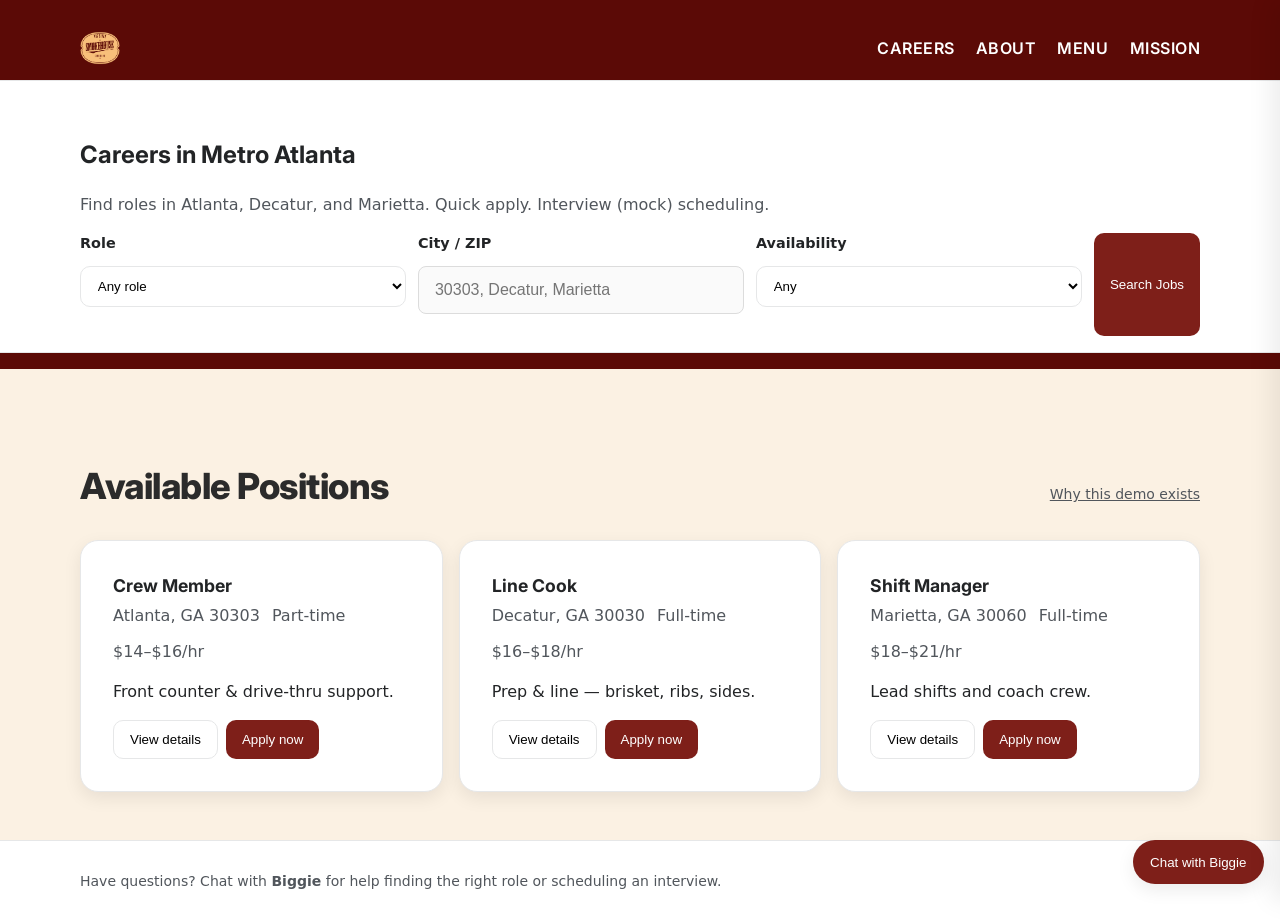
<file: index.html>
<!doctype html>
<html lang="en">
<head>
  <meta charset="utf-8" />
  <meta name="viewport" content="width=device-width,initial-scale=1" />
  <title>Careers at Big’s BBQ & Smokehouse — Atlanta</title>

  <!-- Favicon -->
<link rel="icon" type="image/png" sizes="32x32" href="images/favicon.png">
<link rel="icon" type="image/png" sizes="16x16" href="images/logo/favicon.png">
<link rel="apple-touch-icon" sizes="180x180" href="images/logo/favicon.png">

<!-- Open Graph / Social Preview -->
<meta property="og:title" content="Big’s BBQ & Smokehouse Careers" />
<meta property="og:description" content="Explore roles in Atlanta, Decatur, and Marietta. Chat with Biggie, our virtual hiring assistant." />
<meta property="og:image" content="https://huntercloudsec.dev/images/og/og-careers-biggie.png
" />
<meta property="og:type" content="website" />

<!-- Twitter -->
<meta name="twitter:card" content="summary_large_image" />
<meta name="twitter:title" content="Big’s BBQ & Smokehouse Careers" />
<meta name="twitter:description" content="Explore roles in Atlanta, Decatur, and Marietta." />
<meta name="twitter:image" content="https://yourdomain.com/images/og/bigs-og.png" />


<!-- Optional but pro -->
<meta name="theme-color" content="#7b1212">

  <link rel="stylesheet" href="styles.css" />
  <meta name="description" content="Search Big’s BBQ & Smokehouse jobs in Atlanta. Apply to Crew, Line Cook, and Shift Manager roles. Chat with Biggie, our hiring assistant (demo).">
</head>
<body>
  <a class="skip-link" href="#main">Skip to content</a>

  <header class="site-header" role="banner">
    <div class="wrap header-inner">
      <div class="brand">
  <img src="images/logo/bigs-bbq-emblem-yell.png" alt="Big’s BBQ & Smokehouse logo" class="logo" />
  
</div>

      <nav aria-label="Primary" class="primary-nav">
  <a href="index.html" aria-current="page">Careers</a>
  <a href="about.html">About</a>
  <a href="menu.html">Menu</a>
  <a href="missions.html">Mission</a>
</nav>

    </div>

    <section class="hero" aria-labelledby="hero-title">
      <div class="wrap">
        <h2 id="hero-title">Careers in Metro Atlanta</h2>
        <p class="sub">Find roles in Atlanta, Decatur, and Marietta. Quick apply. Interview (mock) scheduling.</p>

        <form id="searchForm" class="search" role="search" aria-label="Job search">
          <div class="field">
            <label for="role">Role</label>
            <select id="role" name="role">
              <option value="">Any role</option>
              <option value="Crew">Crew</option>
              <option value="Line Cook">Line Cook</option>
              <option value="Shift Manager">Shift Manager</option>
              <option value="Cleaner">Cleaner</option>
            </select>
          </div>

          <div class="field">
            <label for="zip">City / ZIP</label>
            <input id="zip" name="zip" inputmode="numeric" pattern="[0-9]*" placeholder="30303, Decatur, Marietta" />
          </div>

          <div class="field">
            <label for="type">Availability</label>
            <select id="type" name="type">
              <option value="">Any</option>
              <option value="Full-time">Full-time</option>
              <option value="Part-time">Part-time</option>
            </select>
          </div>

          <button type="submit" class="btn">Search Jobs</button>
        </form>
      </div>
    </section>
  </header>

  <main id="main" class="wrap" role="main">
    <section aria-labelledby="results-title" class="results">
      <div class="results-head">
        <h3 id="results-title">Available Positions</h3>
        <a href="case-study.html" class="why-link">Why this demo exists</a>
        <!--
        <p class="muted">This is a portfolio demo. Do not enter real personal information.</p> -->
      </div>

   


      <div id="jobGrid" class="grid" role="list"></div>

      <template id="jobCardTemplate">
        <article class="card" role="listitem">
          <div class="card-body">
            <h4 class="job-title"></h4>
            <ul class="meta">
              <li class="job-location"></li>
              <li class="job-type"></li>
              <li class="job-pay"></li>
            </ul>
            <p class="job-blurb"></p>
            <div class="actions">
              <button class="btn-secondary view-details">View details</button>
              <button class="btn apply-btn">Apply now</button>
            </div>



            </div>
          </div>
        </article>
      </template>
    </section>
  </main>

  <footer class="site-footer" role="contentinfo">
    <div class="wrap">
      <p class="small muted">
  Have questions? Chat with <strong>Biggie</strong> for help finding the right role or scheduling an interview.
</p>

    </div>
  </footer>

  <!-- Sticky Chat Button -->
  <button id="chatToggle"
          class="chat-toggle"
          aria-haspopup="dialog"
          aria-controls="chatDrawer"
          aria-expanded="false"
          title="Chat with Biggie">
    Chat with Biggie
  </button>

  

  <!-- Chat Drawer -->
  <aside id="chatDrawer"
         class="chat-drawer"
         role="dialog"
         aria-modal="true"
         aria-labelledby="chatTitle"
         aria-hidden="true">

         <div class="chat-warning">
  Simulation Environment — Do NOT enter real personal information.
</div>

    <header class="chat-header mchire-header">
  <div class="mchire-id">
    <img src="images/people/bigs-avatar.png" class="mchire-avatar" />
    <span class="mchire-name">Biggie</span>
  </div>

  <img src="images/logo/bigs-bbq-emblem-001.png" class="mchire-logo" alt="Big's BBQ logo" />

  <button id="chatClose" class="icon-btn">×</button>
</header>




    <div id="chatLog" class="chat-log" role="log" aria-live="polite" aria-relevant="additions"></div>

    <form id="chatForm" class="chat-form" autocomplete="off">
      <label class="sr-only" for="chatInput">Type a message</label>
      <input id="chatInput" name="message" placeholder="Ask about roles, shifts, or schedule a mock interview…" />
      <button class="btn" type="submit">Send</button>
    </form>

    <div class="chat-notice small">
      Session ID: <strong id="sessionId"></strong>
</div>



    <div class="chat-notice small">
     <!-- Demo only — do not share sensitive data (SSN, DOB, banking, address). If entered, we’ll replace with placeholders.
    </div> -->
  </aside>


  
  <script src="app.js"></script>
  <script src="js/security-logger.js"></script>


</body>
</html>
</file>
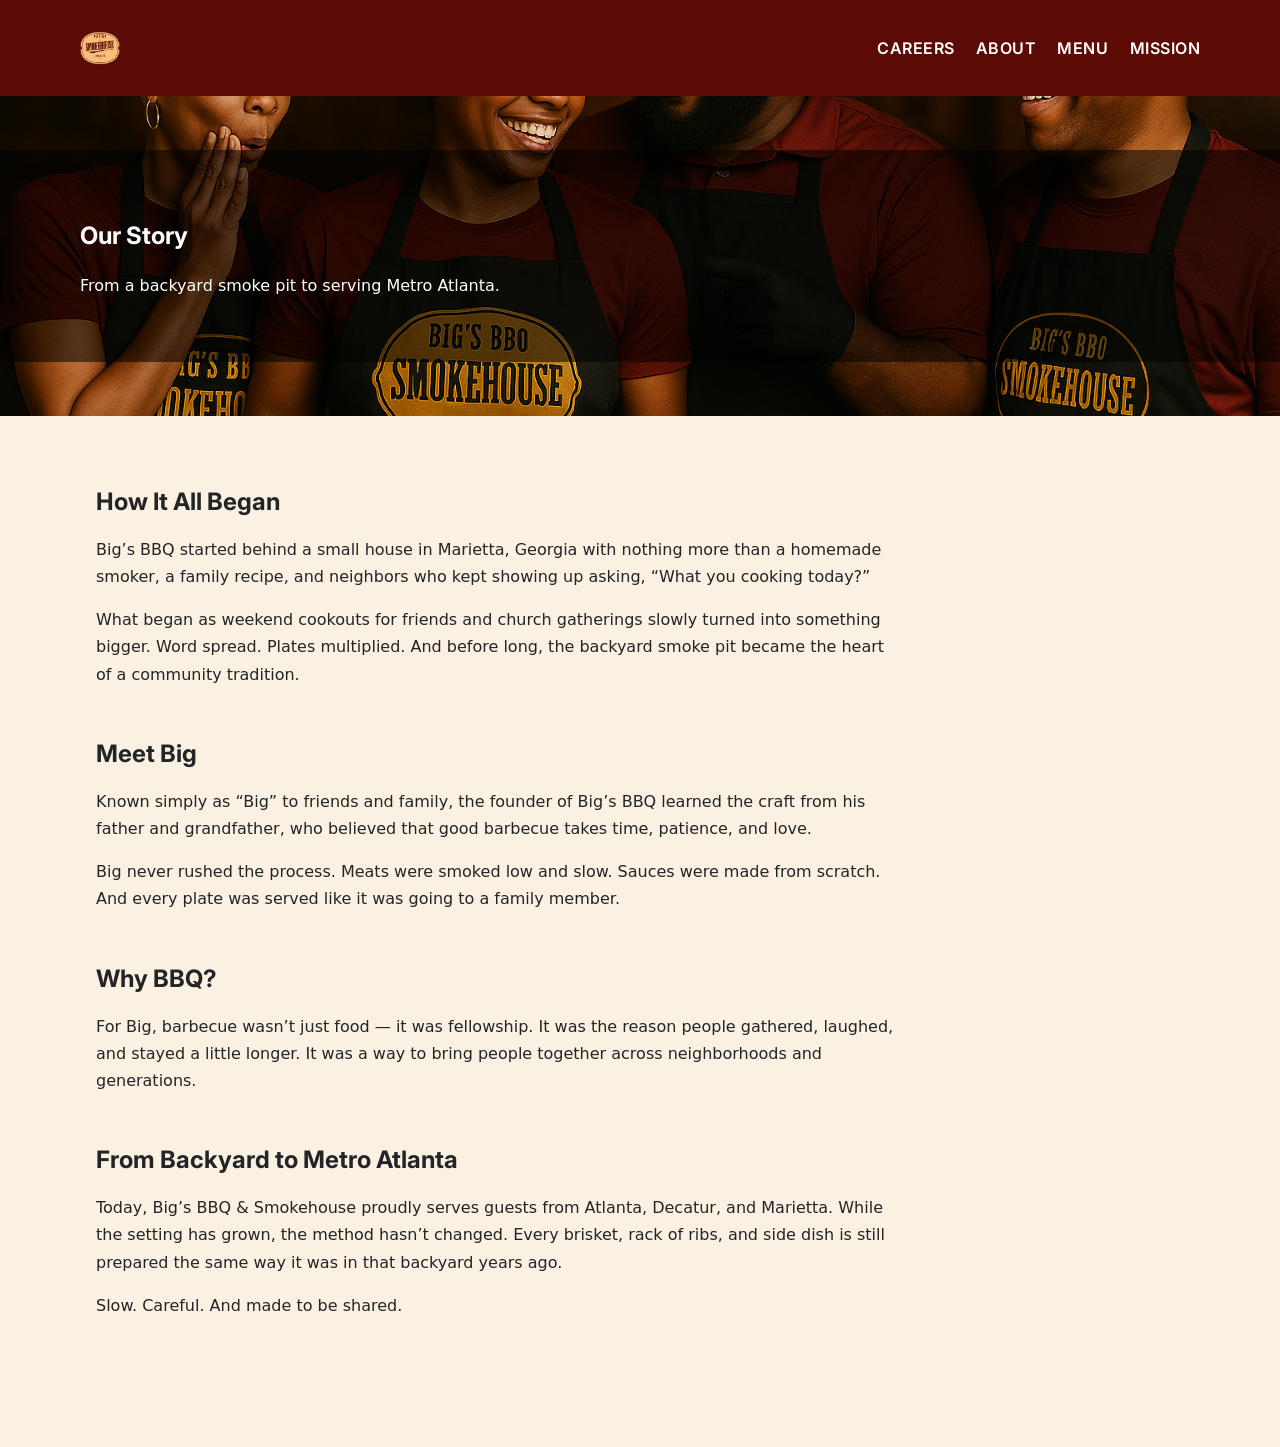
<file: about.html>
<!doctype html>
<html lang="en">
<head>
  <meta charset="utf-8" />
  <meta name="viewport" content="width=device-width,initial-scale=1" />
  <title>About — Big’s BBQ & Smokehouse</title>

  <!-- Favicon -->
<link rel="icon" type="image/png" sizes="32x32" href="images/favicon.png">
<link rel="icon" type="image/png" sizes="16x16" href="images/logo/favicon.png">
<link rel="apple-touch-icon" sizes="180x180" href="images/logo/favicon.png">
 
  <link rel="stylesheet" href="styles.css" />
</head>
<body>

<header class="site-header" role="banner">
  <div class="wrap header-inner">
    <div class="brand">
      <img src="images/logo/bigs-bbq-emblem-yell.png" alt="Big’s BBQ & Smokehouse logo" class="logo" />
      
    </div>

    <nav aria-label="Primary" class="primary-nav">
      <a href="index.html">Careers</a>
      <a href="about.html" aria-current="page">About</a>
      <a href="menu.html">Menu</a>
      <a href="missions.html">Mission</a>
    </nav>
  </div>
</header>

<!-- HERO -->
<section class="about-hero">
  <div class="about-hero-overlay">
    <div class="wrap">
      <h1>Our Story</h1>
      <p class="sub">From a backyard smoke pit to serving Metro Atlanta.</p>
    </div>
  </div>
</section>

<main class="wrap about-content">

  <section class="about-section">
    <h2>How It All Began</h2>
    <p>
      Big’s BBQ started behind a small house in Marietta, Georgia with nothing
      more than a homemade smoker, a family recipe, and neighbors who kept
      showing up asking, “What you cooking today?”
    </p>
    <p>
      What began as weekend cookouts for friends and church gatherings slowly
      turned into something bigger. Word spread. Plates multiplied. And before
      long, the backyard smoke pit became the heart of a community tradition.
    </p>
  </section>

  <section class="about-section">
    <h2>Meet Big</h2>
    <p>
      Known simply as “Big” to friends and family, the founder of Big’s BBQ
      learned the craft from his father and grandfather, who believed that good
      barbecue takes time, patience, and love.
    </p>
    <p>
      Big never rushed the process. Meats were smoked low and slow. Sauces were
      made from scratch. And every plate was served like it was going to a
      family member.
    </p>
  </section>

  <section class="about-section">
    <h2>Why BBQ?</h2>
    <p>
      For Big, barbecue wasn’t just food — it was fellowship. It was the reason
      people gathered, laughed, and stayed a little longer. It was a way to bring
      people together across neighborhoods and generations.
    </p>
  </section>

  <section class="about-section">
    <h2>From Backyard to Metro Atlanta</h2>
    <p>
      Today, Big’s BBQ & Smokehouse proudly serves guests from Atlanta, Decatur,
      and Marietta. While the setting has grown, the method hasn’t changed.
      Every brisket, rack of ribs, and side dish is still prepared the same way
      it was in that backyard years ago.
    </p>
    <p>
      Slow. Careful. And made to be shared.
    </p>
  </section>

</main>
<script src="js/security-logger.js"></script>

</body>
</html>
</file>
<file: styles.css>
@import url('https://fonts.googleapis.com/css2?family=Inter:wght@300;400;500;600;700&family=Gravitas+One&display=swap');

:root {
  --font-heading: 'Gravitas One', serif;
  --font-body: 'Inter', sans-serif;
}


:root{
  /* ====== COLOR SYSTEM FROM FIGMA ====== */

  /* Reds */
  --red-700: #5b0a06;
  --red-500: #7e1f19;
  --red-300: #9e3a34;
  --red-100: #c98e8a;

  /* Yellows */
  --yellow-700: #e3b36b;
  --yellow-500: #f1c98d;
  --yellow-300: #f6dfb7;
  --yellow-100: #fbf1e3;

  /* Neutrals */
  --neutral-500: #222426;
  --neutral-400: #51565c;
  --neutral-300: #8b8f94;
  --neutral-200: #e6e7e8;

  /* ====== SEMANTIC TOKENS (used by site) ====== */

  --bg: var(--yellow-100);
  --ink: var(--neutral-500);
  --muted: var(--neutral-400);
  --surface: #ffffff;
  --border: var(--neutral-200);

  --accent: var(--red-500);
  --accent-ink: #ffffff;

  --card-accent: var(--yellow-500);

  /* ====== RADIUS & SHADOW FROM FIGMA ====== */

  --radius: 18px;

  --shadow: 0 6px 18px rgba(0,0,0,.08);
  --shadow-strong: 0 12px 30px rgba(0,0,0,.12);
}

.hero{
  color: var(--ink);
}


/* NEW ADDITION */
body {
  font-family: var(--font-body);
}

/* Default headings use Inter */
h1, h2, h3, h4{
  font-family: var(--font-body);
}

/* ONLY places that use the BBQ font */
.menu-card-content h4,
.item-detail h2,
#overlayItemTitle,
.mission-section h3 {
  font-family: var(--font-heading);
  letter-spacing: 1px;
}


.brand span{
  font-family: var(--font-body);
  font-weight: 700;
  letter-spacing: .5px;
}




*{box-sizing:border-box}
html,body{height:100%}
body{
  margin:0;
  color:var(--ink);
  background:var(--bg);
  font:16px/1.5 system-ui, -apple-system, Segoe UI, Roboto, Arial, sans-serif;
}

.wrap{width:min(1120px, 92%); margin-inline:auto}

.skip-link{
  position:absolute; left:-9999px; top:auto;
}
.skip-link:focus{
  left:8px; top:8px; background:var(--ink); color:#fff; padding:.5rem .75rem; border-radius:8px;
}

.site-header .header-inner{
  display:flex; align-items:center; justify-content:space-between; padding:.75rem 0;
}
.brand{margin:0; font-size:1.25rem}
.primary-nav a{
  text-decoration:none; margin-left:1rem; color:var(--ink);
}
.primary-nav a[aria-current="page"]{font-weight:600}

.hero{
  padding:2.25rem 0 1rem; background:var(--surface); border-top:1px solid var(--border); border-bottom:1px solid var(--border);
}
.hero .sub{margin-top:.25rem; color:var(--muted)}
.search{
  display:grid; gap:.75rem; grid-template-columns: 1fr; margin-top:1rem;
}
.field{display:flex; flex-direction:column; gap:.35rem}
label{font-weight:600}
input,select{
  border:1px solid var(--border); background:#fff; border-radius:10px; padding:.7rem .8rem;
}
.btn, .btn-secondary{
  border:0; border-radius:10px; padding:.7rem 1rem; cursor:pointer;
}
.btn{ background:var(--accent); color:var(--accent-ink) }
.btn:hover{ filter:brightness(.95) }
.btn-secondary{ background:#fff; border:1px solid var(--border) }

.results{ padding:1.5rem 0 3rem }
.results-head{ display:flex; align-items:baseline; justify-content:space-between; gap:1rem; flex-wrap:wrap}
.muted{ color:var(--muted) }
.small{ font-size:.875rem }

.grid{
  margin-top:1rem;
  display:grid; gap:1rem;
  grid-template-columns: 1fr;
}
.card{ background:#fff; border:1px solid var(--border); border-radius:var(--radius); box-shadow:var(--shadow) }
.card-body{ padding:1rem }
.card .job-title{ margin:0 0 .25rem 0; font-size:1.1rem }
.meta{ list-style:none; padding:0; margin:.25rem 0 .5rem 0; display:flex; gap:.75rem; flex-wrap:wrap; color:var(--muted) }
.actions{ display:flex; gap:.5rem; flex-wrap:wrap; margin-top:.75rem }

/* NEW CARD */
.card{
  background: var(--surface);
  border: 1px solid var(--border);
  border-radius: var(--radius);
  box-shadow: var(--shadow);
  padding: 1rem;
}


/* Footer */
.site-footer{ border-top:1px solid var(--border); background:var(--surface); padding:1rem 0 }

/* Sticky chat */
.chat-toggle{
  position:fixed; right:1rem; bottom:1rem; z-index:50;
  background:var(--accent); color:var(--accent-ink); border:0; border-radius:999px; padding:.9rem 1.1rem;
  box-shadow:var(--shadow); cursor:pointer;
}

/* Drawer */
.chat-drawer{
  position:fixed; right:0; top:0; height:100%; width:min(420px, 100%);
  background:#fff; border-left:1px solid var(--border); box-shadow: -8px 0 24px rgba(0,0,0,.08);
  transform:translateX(100%); transition:transform .28s ease;
  display:flex; flex-direction:column; z-index:60;
}
.chat-drawer.open{ transform:translateX(0) }
.chat-header{
  display:flex; align-items:center; justify-content:space-between; padding:1rem; border-bottom:1px solid var(--border)
}
.icon-btn{ font-size:1.4rem; line-height:1; border:0; background:transparent; cursor:pointer }
.chat-log{ padding:1rem; overflow:auto; flex:1; display:flex; flex-direction:column; gap:.5rem }
.msg{ padding:.6rem .8rem; border:1px solid var(--border); border-radius:12px; max-width:85% }
.msg.ai{ align-self:flex-start; background:var(--surface) }
.msg.user{ align-self:flex-end; background:#fff }
.chat-form{ display:flex; gap:.5rem; padding:1rem; border-top:1px solid var(--border) }
.chat-form input{ flex:1 }
.chat-notice{ padding:.5rem 1rem 1rem; color:var(--muted) }

/* Responsive grid */
@media (min-width: 720px){
  .search{ grid-template-columns: 1fr 1fr 1fr auto }
  .grid{ grid-template-columns: repeat(2, 1fr) }
}
@media (min-width: 1024px){
  .grid{ grid-template-columns: repeat(3, 1fr) }
}

/* Reduced motion */
@media (prefers-reduced-motion: reduce){
  *{ animation:none !important; transition:none !important; scroll-behavior:auto !important }
}


/* Change the header background color */
.site-header {
  background-color: #86121d; /* deep BBQ red - change to your preferred color */
  color: #ffffff; /* makes text in header white */
}

/* Ensure text and links adapt to the darker header */
.site-header .brand span {
  color: #ffffff;
}
.primary-nav a {
  color: #ffffff;
}
.primary-nav a:hover {
  text-decoration: underline;
}

/* Logo styling */
.logo {
  height: 40px;         /* adjust to fit your header */
  width: auto;
  margin-right: 0.5rem;
  vertical-align: middle;
}

.brand {
  display: flex;
  align-items: center;
}

/* ===== MENU HERO IMAGE ===== */

.menu-hero{
  height: 320px;
  background-image: url('images/food-items/004-menu-hero.jpeg');
  background-size: cover;
 


  /* 🔥 POSITION CONTROL */
  background-position: center 40%;  /* X Y */
  background-position: 5% 45%;

  background-position: 5% 45%;
  background-size: 110%;


  

  


  background-repeat: no-repeat;
  position: relative;
  display: flex;
  align-items: center;
}


.menu-hero-overlay{
  width: 100%;
  background: linear-gradient(
    to bottom,
    rgba(0,0,0,.55),
    rgba(0,0,0,.35)
  );
  color: white;
  padding: 2rem 0;
}

.menu-hero h2{
  color: white;
  font-size: 2.5rem;
}

.menu-hero .sub{
  color: #f1f1f1;
  margin-top: .5rem;
}



/* ===== MENU ITEM CARD (Figma style) ===== */

.menu-card{
  display: flex;
  align-items: center;
  justify-content: space-between;
  gap: 1rem;

  background: var(--surface);
  border-radius: var(--radius);
  box-shadow: var(--shadow);
  border: 1px solid var(--border);

  padding: .75rem 1rem;
  text-decoration: none;
  color: var(--ink);

  transition: transform .15s ease, box-shadow .15s ease;
}

.menu-card:hover{
  transform: translateY(-3px);
  box-shadow: var(--shadow-strong);
}

.menu-card-img{
  width: 90px;
  height: 90px;
  object-fit: cover;
  border-radius: 12px;
}

.menu-card-content{
  flex: 1;
  display: flex;
  align-items: center;
}

.menu-card-content h4{
  margin: 0;
  font-family: var(--font-heading);
  color: var(--red-500);
  font-size: 1.4rem;
  letter-spacing: 1px;
}

.menu-card-arrow{
  font-size: 2rem;
  color: var(--red-500);
  font-weight: bold;
}


/* ===== ITEM DETAIL VIEW ===== */

.item-detail{
  margin: 2rem 0;
}

.item-detail-card{
  background: var(--surface);
  border-radius: var(--radius);
  box-shadow: var(--shadow-strong);
  padding: 1.5rem;
  text-align: center;
}

.item-hero-img{
  width: 100%;
  border-radius: 14px;
  margin-bottom: 1rem;
}

.item-detail h2{
  font-family: var(--font-heading);
  color: var(--red-500);
  font-size: 2rem;
  margin: .75rem 0;
}

.item-description{
  color: var(--red-300);
  font-size: 1rem;
  margin-bottom: 1.5rem;
}

.item-actions{
  display: flex;
  justify-content: space-between;
  align-items: center;
  gap: 1rem;
  margin-top: 1.5rem;
}

.qty{
  display: flex;
  align-items: center;
  gap: .75rem;
  border: 2px solid var(--red-300);
  padding: .5rem 1rem;
  border-radius: 12px;
}
/* ===== OVERLAY ===== */

.item-overlay{
  position: fixed;
  inset: 0;
  background: rgba(0,0,0,.65);
  display: flex;
  align-items: center;
  justify-content: center;
  z-index: 999;
}

.item-overlay-card{
  background: var(--surface);
  width: min(700px, 92%);
  border-radius: var(--radius);
  box-shadow: var(--shadow-strong);
  padding: 2rem;
  text-align: center;
  position: relative;
}

.overlay-close{
  position: absolute;
  top: 15px;
  right: 15px;
  background: none;
  border: none;
  font-size: 1.5rem;
  cursor: pointer;
}

.item-hero-img{
  width: 100%;
  border-radius: 14px;
  margin-bottom: 1rem;
}

.item-overlay[hidden]{
  display: none !important;
}
.item-overlay{
  position: fixed;
  inset: 0;
  background: rgba(0,0,0,.6);
  backdrop-filter: blur(4px);
  display: flex;
  align-items: center;
  justify-content: center;
  z-index: 999;
  padding: 2rem;
}

.item-overlay[hidden]{
  display: none !important;
}
.item-overlay-card{
  background: var(--surface);
  width: min(820px, 95%);
  border-radius: 28px;
  box-shadow: 0 40px 80px rgba(0,0,0,.35);
  overflow: hidden;
  position: relative;
  text-align: center;
  animation: overlayPop .25s ease;
}

@keyframes overlayPop{
  from{ transform: scale(.95); opacity:0; }
  to{ transform: scale(1); opacity:1; }
}
.item-hero-img{
  width: 100%;
  height: 360px;
  object-fit: cover;
  display: block;
}
#overlayItemTitle{
  font-family: var(--font-heading);
  color: var(--red-500);
  font-size: 2.2rem;
  margin: 1rem 0 .75rem;
}
#overlayItemDescription{
  color: var(--red-300);
  font-size: 1.05rem;
  line-height: 1.6;
  margin-bottom: 1.75rem;
}
.overlay-close{
  position: absolute;
  top: 18px;
  right: 18px;
  background: white;
  border: none;
  border-radius: 50%;
  width: 38px;
  height: 38px;
  font-size: 1.2rem;
  cursor: pointer;
  box-shadow: var(--shadow);
}
.item-actions{
  display: flex;
  justify-content: space-between;
  align-items: center;
  gap: 1rem;
  margin-top: 1.5rem;
}

.qty{
  display: flex;
  align-items: center;
  gap: .75rem;
  border: 2px solid var(--red-300);
  padding: .5rem 1rem;
  border-radius: 12px;
}
.item-footer{
  margin-top: 2rem;
  display: flex;
  justify-content: center;
}
.mission-section{
  margin-bottom: 2.5rem;
}

.mission-section h3{
  font-family: var(--font-heading);
  color: var(--red-500);
  margin-bottom: .75rem;
}

.mission-values{
  padding-left: 1.2rem;
  line-height: 1.8;
}


/* ABOUT */
.about-hero {
  background: url("images/people/background-002.png") center/cover no-repeat;
  height: 320px;
  position: relative;
  color: white;
  display: flex;
  align-items: center;
}

.about-hero-overlay {
  background: rgba(0,0,0,0.55);
  width: 100%;
  padding: 3rem 0;
}

.about-content {
  padding: 3rem 1rem 5rem;
}

.about-section {
  margin-bottom: 3rem;
  max-width: 800px;
}

.about-section h2 {
  margin-bottom: 1rem;
}

.about-section p {
  line-height: 1.7;
  margin-bottom: 1rem;
}

/* NAV LINKS FIX */
.primary-nav a {
  font-family: 'Inter', sans-serif;
  font-weight: 600;
  letter-spacing: 0.5px;
  text-transform: uppercase;
  color: #ffffff;
}

/* give them breathing room */
.primary-nav {
  gap: 2rem;
}

/* brand stays BBQ style */
.brand span {
  font-family: 'Gravitas One', serif; /* or whatever you're using */
  letter-spacing: 1px;
}
.site-header {
  background: #7b1212; /* keep your red */
  background: var(--red-700);
  padding: 1rem 0;
}

.primary-nav a:hover {
  opacity: 0.7;
}
/* Careers hero title fix */
.results-head h3,
.hero-title,
h1.hero-title {
  font-family: 'Inter', sans-serif;
  font-weight: 800;
  font-size: 34px;
  color: #2b2b2b;          /* charcoal, not brown */
  letter-spacing: -0.5px;
}

/* Subtext under it */
.hero-sub,
.results-head p {
  color: #5b5b5b;
}
/* Careers intro line */
.results > p,
.results .intro,
.results-head p:first-child {
  color: #2b2b2b;   /* charcoal */
  font-family: 'Inter', sans-serif;
  font-size: 18px;
}
.results-head h3{
  font-family: 'Inter', sans-serif;
  font-size: 36px;
  font-weight: 800;
  color: #2b2b2b;

  line-height: 1.2;      /* this is the real fix */
  margin: 32px 0 16px;
}
.results {
  margin-top: 120px;
}
.site-header{
  position: relative;
  z-index: 10;
}
.results{
  margin-top: 40px;
}


/* Chat header becomes image hero */
.chat-hero{
  position: relative;
  height: 150px;
  background: url("images/people/bigs-avatar.png") center/cover no-repeat;
  border-bottom: 1px solid var(--border);
}

/* subtle dark overlay so it looks intentional */
.chat-hero::after{
  content:"";
  position:absolute;
  inset:0;
  background: rgba(0,0,0,.35);
}

/* close button floats on image */
.chat-close{
  position:absolute;
  top:14px;
  right:14px;
  background:white;
  border-radius:50%;
  width:38px;
  height:38px;
  box-shadow: var(--shadow);
  z-index:2;
}
/* Hero background stays */
.chat-hero{
  position: relative;
  height: 120px;
  background: url("images/food-items/002-menu-hero.jpeg") center/cover no-repeat;
  border-bottom: 1px solid var(--border);
}

/* Avatar floats out of the hero */
.chat-avatar{
  position: absolute;
  bottom: -28px;
  left: 24px;
  width: 88px;
  height: 88px;
  border-radius: 50%;
 
  box-shadow: var(--shadow-strong);
  object-fit: cover;

  z-index: 2;
}

/* Close button still on top */
.chat-close{
  position: absolute;
  top: 12px;
  right: 12px;
  background: white;
  border-radius: 50%;
  width: 36px;
  height: 36px;
  box-shadow: var(--shadow);
}
/* ===== Header ===== */
.mchire-header{
  display:flex;
  align-items:center;
  justify-content:space-between;
  padding:12px 16px;
  border-bottom:1px solid var(--border);
  background:white;
}

.mchire-id{
  display:flex;
  align-items:center;
  gap:10px;
}

.mchire-avatar{
  width:38px;
  height:38px;
  border-radius:50%;
  object-fit:cover;
}

.mchire-name{
  font-weight:600;
  font-size:18px;
}

.mchire-logo{
  height:26px;
  object-fit:contain;
}

/* ===== Chat rows ===== */
.msg-row{
  display:flex;
  gap:10px;
  align-items:flex-start;
  margin-bottom:12px;
}

.msg-row.ai{
  justify-content:flex-start;
}

.msg-row.user{
  justify-content:flex-end;
}

/* Avatar next to AI bubbles */
.msg-avatar{
  width:64px;
  height: 64px;
  border-radius:50%;
  object-fit:cover;
  flex-shrink: 0;
}

/* Bubble styling */
.msg-bubble{
  max-width:75%;
  padding:12px 14px;
  border-radius:14px;
  font-size:15px;
  line-height:1.5;
  border:1px solid var(--border);
}

/* AI bubble look */
.msg-row.ai .msg-bubble{
  background: var(--red-700);
  color: var(--surface);
  border-color: var(--yellow-500);
  border-width: 3.75px;
}

/* User bubble look */
.msg-row.user .msg-bubble{
  background:#ffffff;
}

.chat-logo{
  height: 64px;
  width: auto;
}


.chat-warning{
  background: #fff3cd;
  border: 1px solid #ffeeba;
  color: #856404;
  padding: 8px 12px;
  font-size: 13px;
  border-radius: 8px;
  margin: 0 1rem 1rem;
}


.why-link{
  display:inline-block;
  margin-top:6px;
  font-size:14px;
  color: var(--muted);
  text-decoration: underline;
}

.why-link:hover{
  color: var(--red-500);
}


/* APPLY */
.apply-form{
  display:grid;
  gap:1rem;
  max-width:700px;
}

.apply-form textarea{
  min-height:100px;
  resize:vertical;
}


/* =========================
   APPLY PAGE LAYOUT
========================= */
.apply-wrap{
  max-width: 820px;
  margin: 80px auto;
  padding: 40px;
}

.apply-form{
  background: #ffffff;
  border-radius: 12px;
  padding: 48px;
  box-shadow: 0 20px 40px rgba(0,0,0,0.08);
  border-top: 8px solid #7b1e1e; /* Big’s red */
}

/* =========================
    HEADLINE
====================== */
.apply-form h2{
  font-size: 2rem;
  margin-bottom: 8px;
}

.apply-form .sub{
  color: #666;
  margin-bottom: 36px;
}

/* =========================
    FORM GRID
====================== */
.apply-grid{
  display: grid;
  grid-template-columns: 1fr 1fr;
  gap: 24px;
}

.apply-grid .full{
  grid-column: span 2;
}


.apply-form input,
.apply-form select,
.apply-form textarea{
  width: 100%;
  padding: 14px 16px;
  border-radius: 8px;
  border: 1px solid #dcdcdc;
  font-size: 1rem;
  transition: all .2s ease;
  background: #fafafa;
}

.apply-form input:focus,
.apply-form textarea:focus,
.apply-form select:focus{
  outline: none;
  border-color: #7b1e1e;
  background: #fff;
  box-shadow: 0 0 0 3px rgba(123,30,30,.15);
}

.apply-form textarea{
  min-height: 120px;
  resize: vertical;
}
.apply-submit{
  margin-top: 36px;
  display: flex;
  justify-content: flex-end;
}

.apply-submit button{
  background: #7b1e1e;
  color: #fff;
  border: none;
  padding: 14px 28px;
  border-radius: 8px;
  font-size: 1rem;
  font-weight: 600;
  cursor: pointer;
  transition: all .2s ease;
}

.apply-submit button:hover{
  background: #5e1515;
  transform: translateY(-1px);
}
.apply-notice{
  background: #fff4e5;
  border: 1px solid #ffd9a6;
  padding: 12px 16px;
  border-radius: 6px;
  font-size: 0.9rem;
  margin-bottom: 24px;
}


/* =====
    APPLY UPDATE
======*/
/* =========================
   APPLY PAGE (matches YOUR HTML)
========================= */

.apply-section{
  max-width: 820px;
  margin: 80px auto;
  padding: 40px;
}

.apply-section h2{
  font-size: 2rem;
  margin-bottom: 8px;
}

.apply-section .muted{
  color: #666;
  margin-bottom: 32px;
}

/* Form card look */
.apply-form{
  background: #fff;
  border-radius: 12px;
  padding: 48px;
  box-shadow: 0 20px 40px rgba(0,0,0,0.08);
  border-top: 8px solid #7b1e1e;
}

/* Fields */
.field{
  margin-bottom: 22px;
}

.field label{
  display: block;
  font-weight: 600;
  margin-bottom: 6px;
  font-size: 0.9rem;
}

/* Inputs */
.field input,
.field textarea{
  width: 100%;
  padding: 14px 16px;
  border-radius: 8px;
  border: 1px solid #dcdcdc;
  font-size: 1rem;
  background: #fafafa;
  transition: all .2s ease;
}

.field input:focus,
.field textarea:focus{
  outline: none;
  border-color: #7b1e1e;
  background: #fff;
  box-shadow: 0 0 0 3px rgba(123,30,30,.15);
}

.field textarea{
  min-height: 120px;
  resize: vertical;
}

/* Submit button */
.apply-form .btn{
  margin-top: 24px;
  background: #7b1e1e;
  color: #fff;
  border: none;
  padding: 14px 28px;
  border-radius: 8px;
  font-size: 1rem;
  font-weight: 600;
  cursor: pointer;
  transition: all .2s ease;
}

.apply-form .btn:hover{
  background: #5e1515;
  transform: translateY(-1px);
}
</file>
